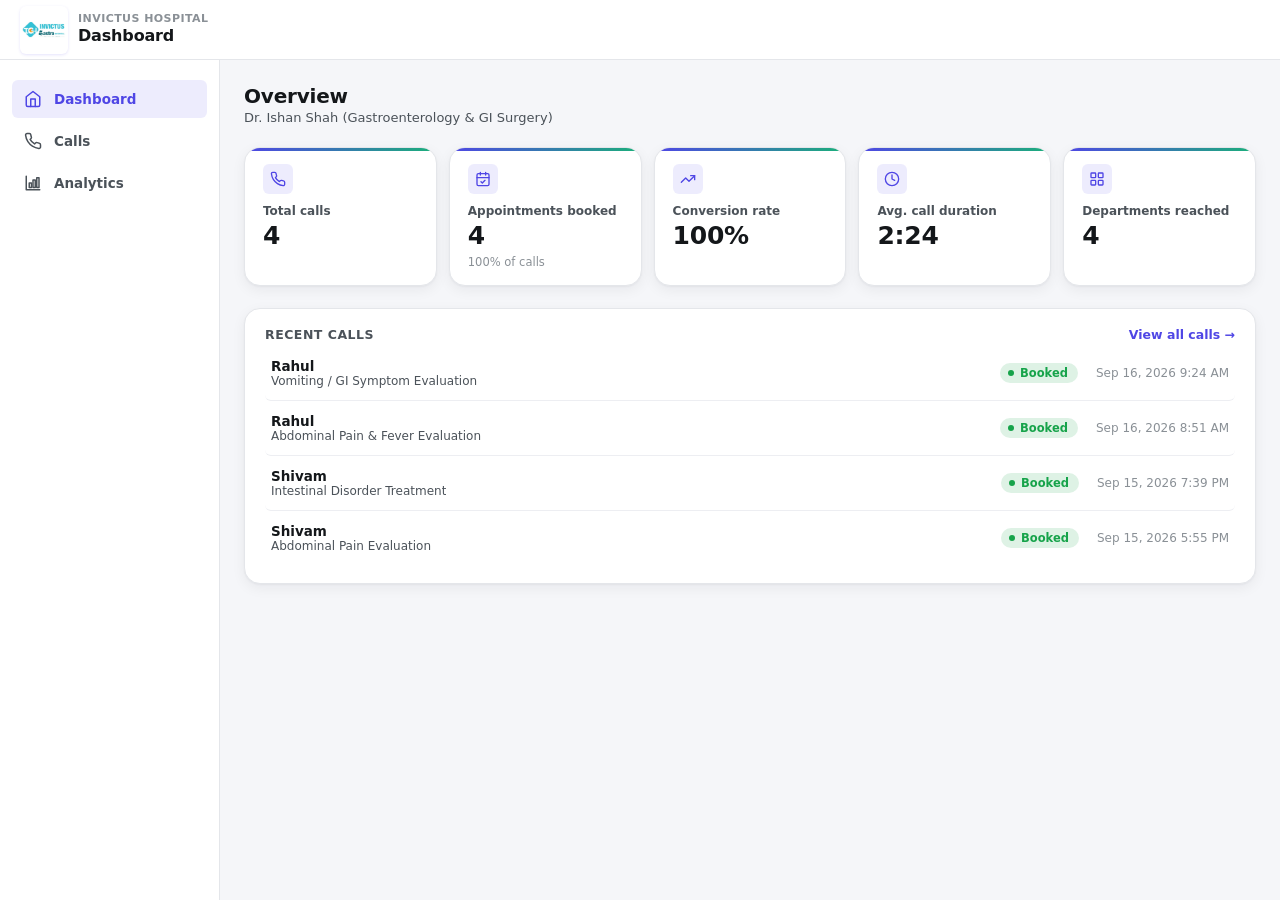
<file: dashboard/index.html>
<!doctype html>
<html lang="en">
<head>
<meta charset="UTF-8" />
<meta name="viewport" content="width=device-width, initial-scale=1.0" />
<title>Dashboard — Invictus Hospital Call Analytics</title>
<link rel="stylesheet" href="assets/app.css" />
</head>
<body data-page="dashboard" data-title="Dashboard" data-show-range="false">
<div class="app-shell">
  <div class="body-row">
    <main class="page-content" id="page-content">
      <div class="page-inner">

        <div class="page-header">
          <div>
            <h1>Overview</h1>
            <p>Dr. Ishan Shah (Gastroenterology &amp; GI Surgery)</p>
          </div>
        </div>

        <div class="kpi-row" id="kpi-row"></div>

        <div class="card">
          <div class="section-header">
            <h2 style="margin:0;">Recent calls</h2>
            <a class="view-all" href="calls.html">View all calls →</a>
          </div>
          <div class="recent-list" id="recent-list"></div>
        </div>


      </div>
    </main>
  </div>
</div>

<script src="calls_data.js"></script>
<script src="assets/dashboard-lib.js"></script>
<script src="assets/layout.js"></script>
<script>
(function () {
  const lib = window.DashboardLib;
  const data = (typeof CALLS_DATA !== "undefined") ? CALLS_DATA : [];

  lib.renderKPIs("kpi-row", data);

  const recent = lib.sortByNewest(data).slice(0, 5);
  const list = document.getElementById("recent-list");
  if (!recent.length) {
    list.innerHTML = `<div class="empty-state">${lib.ICONS.search}<div>No calls yet.</div></div>`;
  } else {
    list.innerHTML = recent.map(r => {
      const when = r.call_datetime_display || r.call_date || "—";
      const who = r.caller_name || "Not given";
      const dept = r.department || "—";
      return `
        <a class="recent-item" href="call.html?id=${encodeURIComponent(r.id)}">
          <div class="who">
            <div class="who-text">
              <div class="name">${lib.escapeHtml(who)}</div>
              <div class="meta">${lib.escapeHtml(dept)}</div>
            </div>
          </div>
          <div class="recent-right">
            ${lib.statusBadge(r)}
            <span class="when">${lib.escapeHtml(when)}</span>
          </div>
        </a>
      `;
    }).join("");
  }
})();
</script>
</body>
</html>
</file>
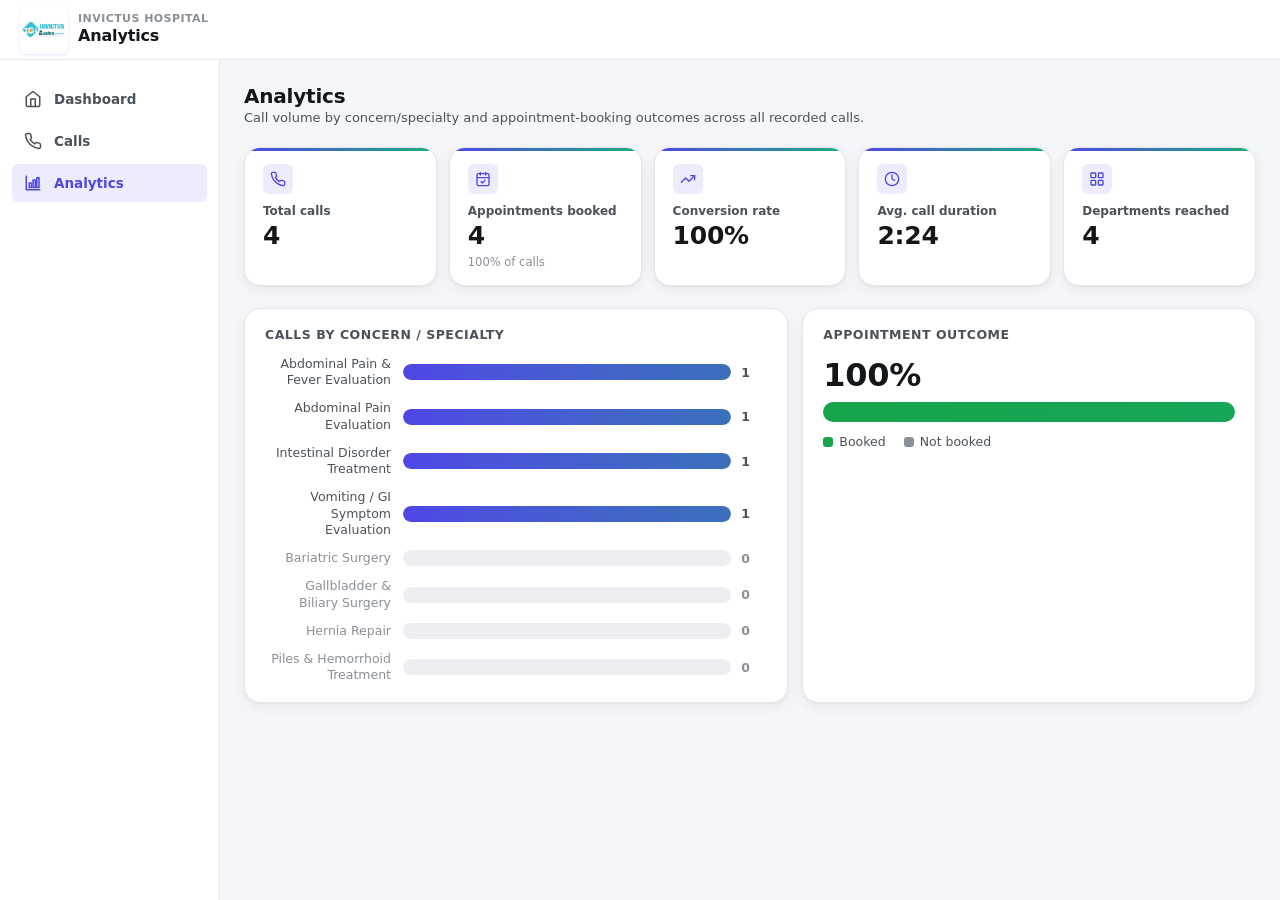
<file: dashboard/analytics.html>
<!doctype html>
<html lang="en">
<head>
<meta charset="UTF-8" />
<meta name="viewport" content="width=device-width, initial-scale=1.0" />
<title>Analytics — Invictus Hospital Call Analytics</title>
<link rel="stylesheet" href="assets/app.css" />
</head>
<body data-page="analytics" data-title="Analytics" data-show-range="false">
<div class="app-shell">
  <div class="body-row">
    <main class="page-content" id="page-content">
      <div class="page-inner">

        <div class="page-header">
          <div>
            <h1>Analytics</h1>
            <p>Call volume by concern/specialty and appointment-booking outcomes across all recorded calls.</p>
          </div>
        </div>

        <div class="kpi-row" id="kpi-row"></div>

        <div class="chart-row">
          <div class="card">
            <h2>Calls by concern / specialty</h2>
            <div id="dept-chart"></div>
          </div>
          <div class="card">
            <h2>Appointment outcome</h2>
            <div class="outcome-pct" id="outcome-pct">—</div>
            <div class="outcome-bar" id="outcome-bar"></div>
            <div class="legend">
              <span><span class="swatch" style="background:var(--status-good)"></span>Booked</span>
              <span><span class="swatch" style="background:var(--muted)"></span>Not booked</span>
            </div>
          </div>
        </div>


      </div>
    </main>
  </div>
</div>

<script src="calls_data.js"></script>
<script src="assets/dashboard-lib.js"></script>
<script src="assets/layout.js"></script>
<script>
(function () {
  const lib = window.DashboardLib;
  const data = (typeof CALLS_DATA !== "undefined") ? CALLS_DATA : [];

  lib.renderKPIs("kpi-row", data);
  lib.renderDeptChart("dept-chart", data);
  lib.renderOutcome("outcome-pct", "outcome-bar", data);
})();
</script>
</body>
</html>
</file>
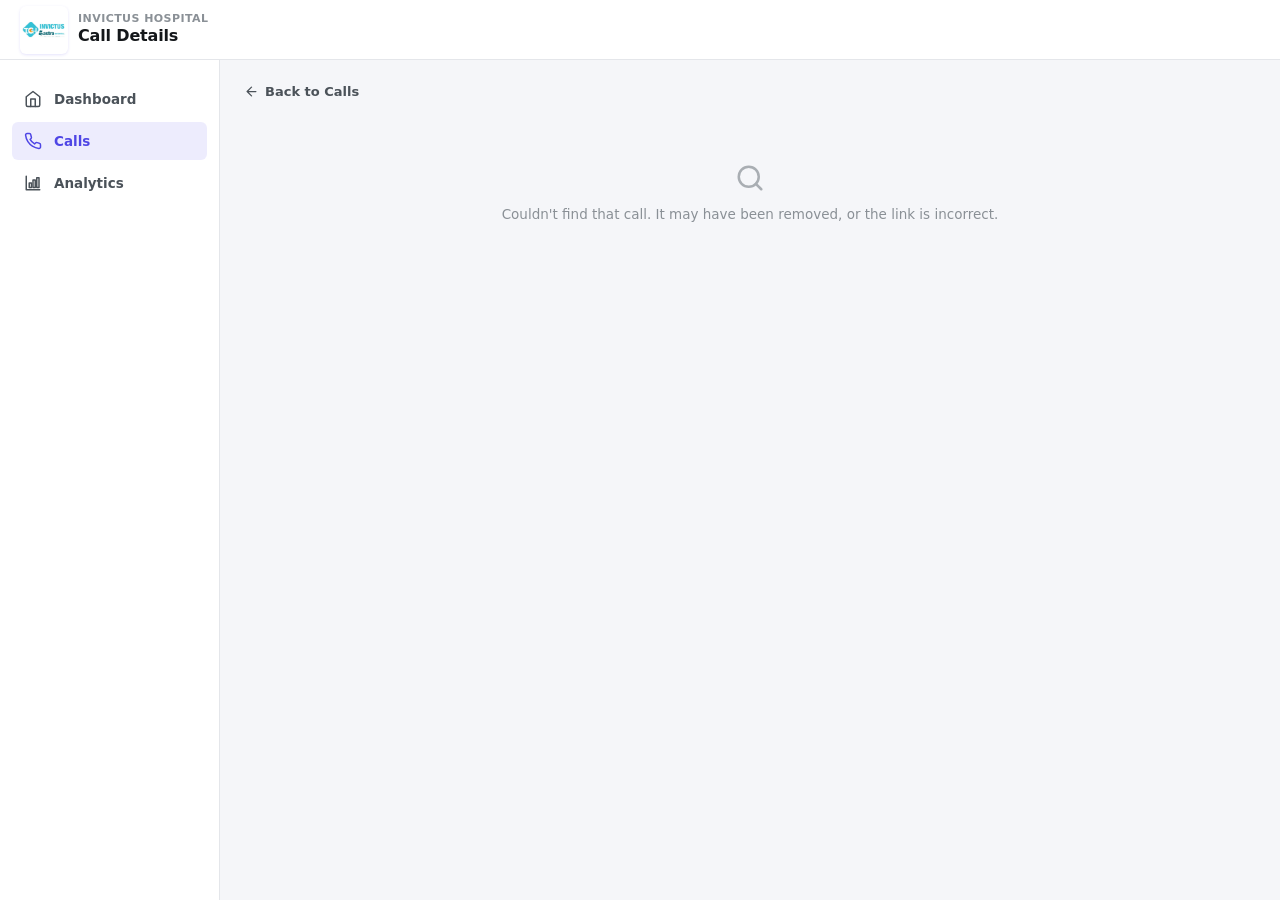
<file: dashboard/call.html>
<!doctype html>
<html lang="en">
<head>
<meta charset="UTF-8" />
<meta name="viewport" content="width=device-width, initial-scale=1.0" />
<title>Call Details — Invictus Hospital Call Analytics</title>
<link rel="stylesheet" href="assets/app.css" />
</head>
<body data-page="call" data-title="Call Details" data-show-range="false">
<div class="app-shell">
  <div class="body-row">
    <main class="page-content" id="page-content">
      <div class="page-inner">

        <a class="back-link" href="calls.html" id="back-link"></a>

        <div id="call-header" class="page-header" style="display:none;">
          <div>
            <h1 id="call-title">Call details</h1>
            <p id="call-subtitle"></p>
          </div>
          <span id="call-badge-slot"></span>
        </div>

        <div class="card" id="call-card" style="display:none;"></div>

        <div class="empty-state" id="not-found" style="display:none;">
          <span id="not-found-icon-slot"></span>
          <div>Couldn't find that call. It may have been removed, or the link is incorrect.</div>
        </div>

      </div>
    </main>
  </div>
</div>

<script src="calls_data.js"></script>
<script src="assets/dashboard-lib.js"></script>
<script src="assets/layout.js"></script>
<script>
(function () {
  const lib = window.DashboardLib;
  const data = (typeof CALLS_DATA !== "undefined") ? CALLS_DATA : [];

  document.getElementById("back-link").innerHTML = lib.ICONS.arrowLeft + "<span>Back to Calls</span>";

  const params = new URLSearchParams(window.location.search);
  const id = params.get("id");
  const record = id ? data.find(r => r.id === id) : null;

  if (!record) {
    document.getElementById("not-found-icon-slot").outerHTML = lib.ICONS.search;
    document.getElementById("not-found").style.display = "block";
    return;
  }

  document.title = (record.caller_name || "Call") + " — Call Details — Invictus Hospital Call Analytics";
  document.getElementById("call-header").style.display = "flex";
  document.getElementById("call-title").textContent = record.caller_name || "Caller not given";
  document.getElementById("call-subtitle").textContent =
    [record.call_datetime_display || record.call_date, record.department, record.phone].filter(Boolean).join(" · ");
  document.getElementById("call-badge-slot").innerHTML = lib.statusBadge(record);

  const card = document.getElementById("call-card");
  card.style.display = "block";
  card.innerHTML = lib.renderDetail(record);
  lib.wireTranscriptToggle(card);
})();
</script>
</body>
</html>
</file>
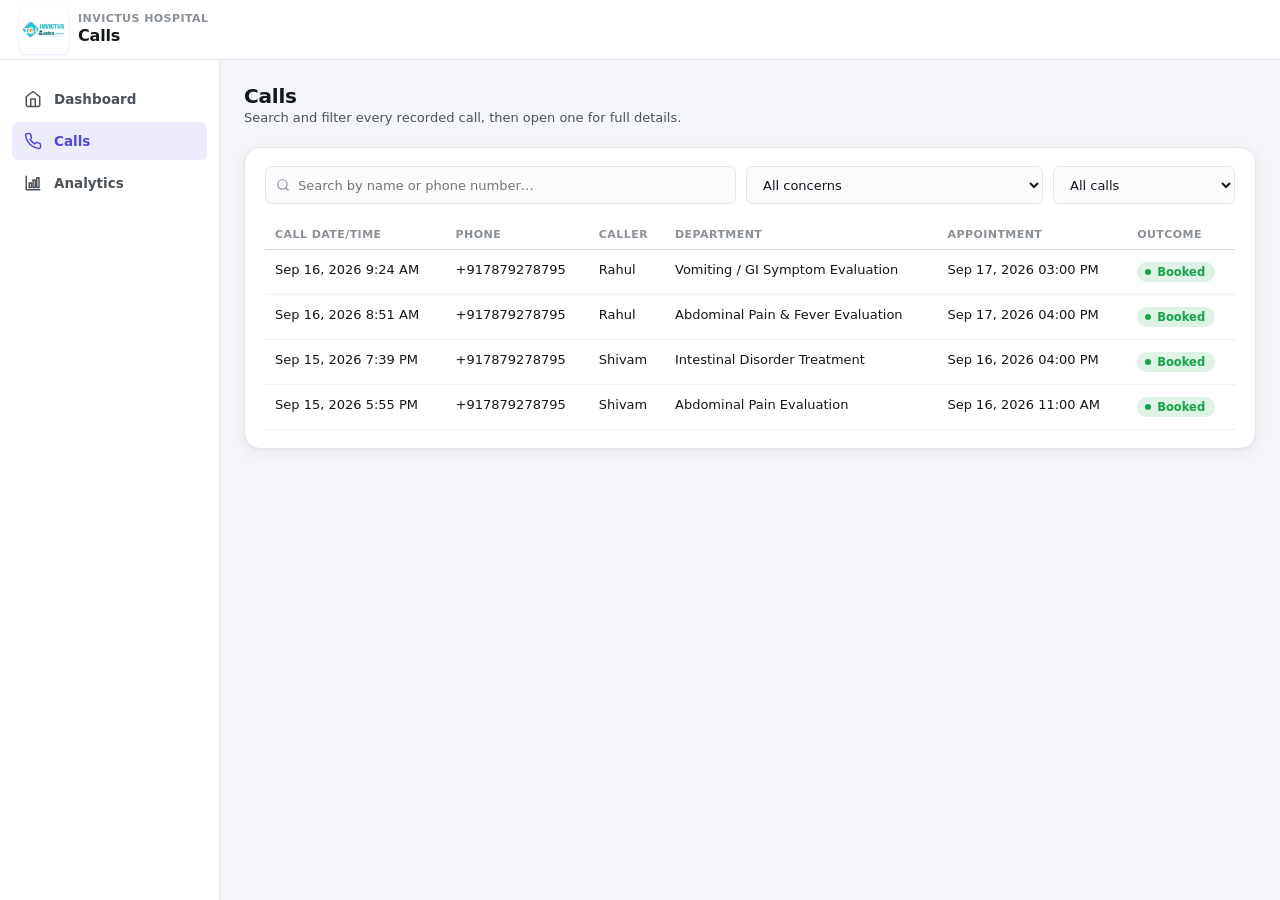
<file: dashboard/calls.html>
<!doctype html>
<html lang="en">
<head>
<meta charset="UTF-8" />
<meta name="viewport" content="width=device-width, initial-scale=1.0" />
<title>Calls — Invictus Hospital Call Analytics</title>
<link rel="stylesheet" href="assets/app.css" />
</head>
<body data-page="calls" data-title="Calls" data-show-range="false">
<div class="app-shell">
  <div class="body-row">
    <main class="page-content" id="page-content">
      <div class="page-inner">

        <div class="page-header">
          <div>
            <h1>Calls</h1>
            <p>Search and filter every recorded call, then open one for full details.</p>
          </div>
        </div>

        <div class="card">
          <div class="filters">
            <div class="field search">
              <span aria-hidden="true" id="search-icon-slot"></span>
              <input id="search" type="text" placeholder="Search by name or phone number…" aria-label="Search by name or phone number" />
            </div>
            <select id="dept-filter" aria-label="Filter by concern / specialty"><option value="">All concerns</option></select>
            <select id="appt-filter" aria-label="Filter by appointment status">
              <option value="">All calls</option>
              <option value="booked">Appointment booked</option>
              <option value="pending">No appointment</option>
            </select>
          </div>
          <div class="table-scroll">
            <table>
              <thead>
                <tr>
                  <th>Call date/time</th>
                  <th>Phone</th>
                  <th>Caller</th>
                  <th>Department</th>
                  <th>Appointment</th>
                  <th>Outcome</th>
                </tr>
              </thead>
              <tbody id="calls-tbody"></tbody>
            </table>
          </div>
          <div class="empty-state" id="empty-state" style="display:none;">
            <span id="empty-icon-slot"></span>
            <div>No calls match these filters.</div>
          </div>
        </div>


      </div>
    </main>
  </div>
</div>

<script src="calls_data.js"></script>
<script src="assets/dashboard-lib.js"></script>
<script src="assets/layout.js"></script>
<script>
(function () {
  const lib = window.DashboardLib;
  const data = (typeof CALLS_DATA !== "undefined") ? CALLS_DATA : [];

  document.getElementById("search-icon-slot").outerHTML = lib.ICONS.search;
  document.getElementById("empty-icon-slot").outerHTML = lib.ICONS.search;

  lib.populateDeptFilter("dept-filter", data);

  function detailsUrlFor(r) {
    return "call.html?id=" + encodeURIComponent(r.id);
  }

  function applyFilters() {
    const q = document.getElementById("search").value.trim().toLowerCase();
    const dept = document.getElementById("dept-filter").value;
    const appt = document.getElementById("appt-filter").value;

    let rows = data.filter(r => {
      if (q) {
        const hay = `${r.caller_name || ""} ${r.patient_name || ""} ${r.phone || ""}`.toLowerCase();
        if (!hay.includes(q)) return false;
      }
      if (dept && r.department !== dept) return false;
      if (appt === "booked" && !r.appointment_booked) return false;
      if (appt === "pending" && r.appointment_booked) return false;
      return true;
    });
    lib.renderTable("calls-tbody", "empty-state", lib.sortByNewest(rows), detailsUrlFor);
  }

  document.getElementById("search").addEventListener("input", applyFilters);
  document.getElementById("dept-filter").addEventListener("change", applyFilters);
  document.getElementById("appt-filter").addEventListener("change", applyFilters);

  applyFilters();
})();
</script>
</body>
</html>
</file>
<file: dashboard/assets/app.css>
/* Shared styles for all dashboard pages. Deliberately a single formal
   light theme — white cards on a soft neutral page, no dark-mode switch. */
:root {
  color-scheme: light;
  --page:           #f5f6f9;
  --surface-1:      #ffffff;
  --surface-2:      #fbfbfd;
  --text-primary:   #14171a;
  --text-secondary: #4b5259;
  --muted:          #8a9096;
  --gridline:       #edeef2;
  --baseline:       #d7dbde;
  --border:         #e4e6ea;

  --accent:         #4f46e5; /* indigo — AI/voice identity */
  --accent-dark:    #3f37c9;
  --accent-soft:    color-mix(in srgb, var(--accent) 10%, transparent);
  --accent-soft-2:  color-mix(in srgb, var(--accent) 6%, transparent);

  --series-1:       #4f46e5;
  --series-2:       #eb6834;
  --series-3:       #1baf7a;
  --status-good:    #16a34a;
  --status-good-soft: color-mix(in srgb, var(--status-good) 14%, transparent);
  --status-warning: #f59e0b;
  --status-critical:#dc2626;
  --status-critical-soft: color-mix(in srgb, var(--status-critical) 12%, transparent);
  --chip-bg:        #f1f2f8;

  --radius-sm: 6px;
  --radius-md: 10px;
  --radius-lg: 16px;

  --shadow-sm: 0 1px 2px rgba(16, 24, 32, 0.04);
  --shadow-md: 0 1px 2px rgba(16, 24, 32, 0.04), 0 4px 14px rgba(16, 24, 32, 0.06);
  --shadow-lg: 0 2px 4px rgba(16, 24, 32, 0.05), 0 12px 28px rgba(16, 24, 32, 0.08);
  --card-shadow: var(--shadow-md);

  --sidebar-w: 220px;
  --topbar-h: 60px;
}

* { box-sizing: border-box; }
html, body { height: 100%; }
body {
  margin: 0;
  font-family: system-ui, -apple-system, "Segoe UI", sans-serif;
  background: var(--page);
  color: var(--text-primary);
  -webkit-font-smoothing: antialiased;
}
a { color: var(--accent); }
button { font-family: inherit; }
:focus-visible { outline: 2px solid var(--accent); outline-offset: 2px; border-radius: 4px; }

/* ================= App shell (sidebar + topbar) ================= */
.app-shell { min-height: 100vh; display: flex; flex-direction: column; }

.topbar {
  height: var(--topbar-h); flex: 0 0 auto; display: flex; align-items: center; gap: 14px;
  padding: 0 20px; background: var(--surface-1); border-bottom: 1px solid var(--border);
  position: sticky; top: 0; z-index: 30;
}
.icon-btn {
  display: inline-flex; align-items: center; justify-content: center; width: 34px; height: 34px;
  border-radius: var(--radius-sm); border: 1px solid transparent; background: transparent; color: var(--text-secondary);
  cursor: pointer; transition: background 0.12s ease, color 0.12s ease; flex: 0 0 auto;
}
.icon-btn svg { width: 18px; height: 18px; }
.icon-btn:hover { background: var(--accent-soft-2); color: var(--text-primary); }
.topbar .menu-btn { display: none; }
.topbar .brand { display: flex; align-items: center; gap: 10px; min-width: 0; }
.topbar .brand-mark {
  flex: 0 0 auto; width: 48px; height: 48px; border-radius: var(--radius-sm);
  background: #fff; color: #fff; padding: 2px;
  display: flex; align-items: center; justify-content: center; overflow: hidden;
  box-shadow: 0 1px 3px color-mix(in srgb, var(--accent) 15%, transparent);
}
.topbar .brand-mark svg { width: 16px; height: 16px; }
.topbar .brand-mark img { width: 100%; height: 100%; object-fit: contain; }
.topbar .brand-text { min-width: 0; }
.topbar .brand-name { font-size: 11px; font-weight: 700; color: var(--muted); text-transform: uppercase; letter-spacing: 0.04em; line-height: 1.3; }
.topbar .page-title { font-size: 16px; font-weight: 700; letter-spacing: -0.01em; line-height: 1.3; white-space: nowrap; overflow: hidden; text-overflow: ellipsis; }
.topbar .spacer { flex: 1 1 auto; }
.range-chip {
  display: inline-flex; align-items: center; gap: 6px; background: var(--surface-2); border: 1px solid var(--border);
  border-radius: 999px; padding: 7px 14px; font-size: 12.5px; font-weight: 600; color: var(--text-secondary); white-space: nowrap;
}
.range-chip svg { width: 14px; height: 14px; color: var(--muted); flex: 0 0 auto; }

.body-row { flex: 1 1 auto; display: flex; min-height: 0; position: relative; }

.sidebar {
  position: relative;
  flex: 0 0 var(--sidebar-w); width: var(--sidebar-w); background: var(--surface-1); border-right: 1px solid var(--border);
  display: flex; flex-direction: column; padding: 16px 12px;
}
.sidebar nav { display: flex; flex-direction: column; gap: 4px; flex: 1 1 auto; margin-top: 4px; }
.sidebar .nav-link {
  display: flex; align-items: center; gap: 12px; padding: 10px 12px; border-radius: var(--radius-sm);
  color: var(--text-secondary); text-decoration: none; font-size: 13.5px; font-weight: 600;
  transition: background 0.12s ease, color 0.12s ease; white-space: nowrap; overflow: hidden;
}
.sidebar .nav-link .nav-icon { flex: 0 0 auto; width: 18px; height: 18px; display: flex; }
.sidebar .nav-link .nav-icon svg { width: 18px; height: 18px; }
.sidebar .nav-link:hover { background: var(--accent-soft-2); color: var(--text-primary); }
.sidebar .nav-link.active { background: var(--accent-soft); color: var(--accent); }

.sidebar-backdrop {
  position: fixed; inset: 0; background: rgba(20, 23, 26, 0.45); z-index: 35; opacity: 0; pointer-events: none;
  transition: opacity 0.18s ease;
}
.sidebar-backdrop.visible { opacity: 1; pointer-events: auto; }

main.page-content { flex: 1 1 auto; min-width: 0; padding: 24px 24px 64px; }
.page-inner { max-width: 1180px; margin: 0 auto; }

@media (max-width: 880px) {
  .topbar .menu-btn { display: inline-flex; }
  .sidebar {
    position: fixed; top: 0; left: 0; bottom: 0; z-index: 40; width: 240px; flex-basis: 240px;
    transform: translateX(-100%); box-shadow: var(--shadow-lg);
  }
  .sidebar.mobile-open { transform: translateX(0); }
  main.page-content { padding: 18px 16px 48px; }
}

/* ================= Page header (per-page intro line) ================= */
.page-header { display: flex; align-items: flex-end; justify-content: space-between; gap: 16px; margin-bottom: 22px; flex-wrap: wrap; }
.page-header h1 { font-size: 20px; font-weight: 700; margin: 0 0 2px; letter-spacing: -0.01em; }
.page-header p { margin: 0; color: var(--text-secondary); font-size: 13px; }

/* ================= KPI tiles ================= */
.kpi-row { display: grid; grid-template-columns: repeat(auto-fit, minmax(170px, 1fr)); gap: 12px; margin-bottom: 22px; }
.kpi-tile {
  position: relative; overflow: hidden;
  background: var(--surface-1); border: 1px solid var(--border); border-radius: var(--radius-lg);
  padding: 16px 18px; box-shadow: var(--card-shadow);
  transition: box-shadow 0.15s ease, transform 0.15s ease;
}
.kpi-tile:hover { box-shadow: var(--shadow-lg); transform: translateY(-1px); }
.kpi-tile::before {
  content: ""; position: absolute; inset: 0 0 auto 0; height: 3px;
  background: linear-gradient(90deg, var(--accent), var(--series-3));
}
.kpi-tile .icon {
  width: 30px; height: 30px; border-radius: var(--radius-sm); margin-bottom: 10px;
  background: var(--accent-soft); color: var(--accent);
  display: flex; align-items: center; justify-content: center;
}
.kpi-tile .icon svg { width: 16px; height: 16px; }
.kpi-tile .label { font-size: 12px; color: var(--text-secondary); margin-bottom: 4px; font-weight: 600; }
.kpi-tile .value { font-size: 25px; font-weight: 700; line-height: 1.15; letter-spacing: -0.01em; }
.kpi-tile .sub { font-size: 11.5px; color: var(--muted); margin-top: 4px; }

/* ================= Chart row / cards ================= */
.chart-row { display: grid; grid-template-columns: 1.2fr 1fr; gap: 14px; margin-bottom: 22px; align-items: stretch; }
@media (max-width: 820px) { .chart-row { grid-template-columns: 1fr; } }
.card {
  background: var(--surface-1); border: 1px solid var(--border); border-radius: var(--radius-lg);
  padding: 18px 20px; box-shadow: var(--card-shadow); margin-bottom: 22px;
}
.card:last-child { margin-bottom: 0; }
.chart-row .card { margin-bottom: 0; }
.card h2 {
  font-size: 12.5px; font-weight: 700; margin: 0 0 14px; color: var(--text-secondary);
  text-transform: uppercase; letter-spacing: 0.04em;
}

.bar-row { display: flex; align-items: center; gap: 10px; margin-bottom: 12px; position: relative; }
.bar-row:last-child { margin-bottom: 0; }
.bar-row .bar-label {
  width: 128px; flex: 0 0 128px; font-size: 12.5px; color: var(--text-secondary);
  text-align: right; padding-right: 2px; line-height: 1.3;
}
.bar-track { flex: 1; height: 16px; background: var(--gridline); border-radius: 999px; overflow: hidden; }
.bar-fill {
  height: 100%; border-radius: 999px; min-width: 6px;
  background: linear-gradient(90deg, var(--accent), color-mix(in srgb, var(--accent) 60%, var(--series-3)));
  transition: width 0.5s cubic-bezier(0.22, 1, 0.36, 1);
}
.bar-count { width: 26px; flex: 0 0 26px; font-size: 12.5px; color: var(--text-secondary); font-variant-numeric: tabular-nums; font-weight: 600; }

.outcome-bar { height: 20px; border-radius: 999px; overflow: hidden; display: flex; background: var(--gridline); margin-bottom: 12px; }
.outcome-seg { height: 100%; transition: width 0.5s cubic-bezier(0.22, 1, 0.36, 1); }
.outcome-seg.booked { background: linear-gradient(90deg, var(--status-good), color-mix(in srgb, var(--status-good) 70%, var(--series-3))); }
.outcome-seg.pending { background: var(--muted); opacity: 0.55; }
.legend { display: flex; gap: 18px; font-size: 12.5px; color: var(--text-secondary); flex-wrap: wrap; }
.legend .swatch { width: 10px; height: 10px; border-radius: 3px; display: inline-block; margin-right: 6px; vertical-align: middle; }
.outcome-pct { font-size: 32px; font-weight: 700; margin: 2px 0 8px; letter-spacing: -0.01em; }

/* ================= Filters ================= */
.filters { display: flex; gap: 10px; flex-wrap: wrap; margin-bottom: 16px; }
.filters .field { position: relative; }
.filters input, .filters select {
  background: var(--surface-2); border: 1px solid var(--border); color: var(--text-primary);
  border-radius: var(--radius-sm); padding: 9px 12px; font-size: 13px; font-family: inherit;
  height: 38px; transition: border-color 0.15s ease, background 0.15s ease;
}
.filters input:hover, .filters select:hover { border-color: var(--muted); }
.filters input:focus, .filters select:focus { background: var(--surface-1); border-color: var(--accent); }
.filters .field.search { flex: 1; min-width: 220px; }
.filters .field.search svg {
  position: absolute; left: 11px; top: 50%; transform: translateY(-50%);
  width: 14px; height: 14px; color: var(--muted); pointer-events: none;
}
.filters .field.search input { width: 100%; padding-left: 32px; }
.filters select { cursor: pointer; }

/* ================= Table ================= */
.table-scroll { overflow-x: auto; }
table { width: 100%; border-collapse: collapse; font-size: 13px; }
thead th {
  text-align: left; font-size: 11px; text-transform: uppercase; letter-spacing: 0.04em;
  color: var(--muted); font-weight: 700; padding: 8px 10px; border-bottom: 1px solid var(--baseline);
  white-space: nowrap;
}
tbody td { padding: 12px 10px; border-bottom: 1px solid var(--gridline); vertical-align: top; }
tbody tr.call-row { cursor: pointer; transition: background 0.12s ease; }
tbody tr.call-row:hover { background: var(--accent-soft-2); }
tbody tr.call-row:focus-visible { outline-offset: -2px; }
.phone-cell { font-variant-numeric: tabular-nums; }
.badge {
  display: inline-flex; align-items: center; gap: 6px; padding: 3px 10px 3px 8px;
  border-radius: 999px; font-size: 11.5px; font-weight: 700;
}
.badge .dot { width: 6px; height: 6px; border-radius: 50%; flex: 0 0 auto; }
.badge.booked { background: var(--status-good-soft); color: var(--status-good); }
.badge.booked .dot { background: var(--status-good); }
.badge.pending { background: var(--chip-bg); color: var(--text-secondary); }
.badge.pending .dot { background: var(--muted); }
.muted-cell { color: var(--muted); }

/* ================= Call detail content (used inline or standalone) ================= */
.detail-panel { padding: 0; }
.detail-grid { display: grid; grid-template-columns: 1fr 1fr; gap: 22px; }
@media (max-width: 700px) { .detail-grid { grid-template-columns: 1fr; } }
.detail-grid h3 { font-size: 11px; text-transform: uppercase; letter-spacing: 0.04em; color: var(--muted); margin: 0 0 8px; font-weight: 700; }
.detail-grid h3:not(:first-child) { margin-top: 16px; }
.detail-grid p { margin: 0 0 4px; color: var(--text-secondary); line-height: 1.55; }
.chips { display: flex; flex-wrap: wrap; gap: 6px; margin-bottom: 4px; }
.chip { background: var(--chip-bg); color: var(--text-secondary); font-size: 12px; font-weight: 600; padding: 4px 10px; border-radius: 999px; }
audio { width: 100%; height: 36px; margin-top: 4px; accent-color: var(--accent); }
a.transcript-link { font-size: 12.5px; color: var(--accent); text-decoration: none; font-weight: 600; }
a.transcript-link:hover { text-decoration: underline; }
button.transcript-toggle {
  display: inline-flex; align-items: center; gap: 6px;
  font-size: 12.5px; font-weight: 600; font-family: inherit; color: var(--accent); background: var(--surface-1);
  border: 1px solid var(--border); border-radius: var(--radius-sm); padding: 7px 12px; cursor: pointer;
  transition: background 0.15s ease, border-color 0.15s ease;
}
button.transcript-toggle svg { width: 12px; height: 12px; transition: transform 0.15s ease; }
button.transcript-toggle[aria-expanded="true"] svg { transform: rotate(180deg); }
button.transcript-toggle:hover { background: var(--accent-soft-2); border-color: var(--accent); }
pre.transcript-pane {
  margin: 10px 0 0; max-height: 340px; overflow-y: auto; white-space: pre-wrap; word-break: break-word;
  background: var(--surface-1); border: 1px solid var(--border); border-radius: var(--radius-sm); padding: 12px 14px;
  font-size: 12px; line-height: 1.6; color: var(--text-secondary); font-family: inherit;
}
pre.transcript-pane.is-error {
  display: flex; align-items: flex-start; gap: 8px;
  background: var(--status-critical-soft); border-color: color-mix(in srgb, var(--status-critical) 30%, var(--border));
  color: var(--status-critical); white-space: normal;
}
pre.transcript-pane.is-error svg { width: 15px; height: 15px; flex: 0 0 auto; margin-top: 1px; }

/* ================= Back link (Call Details page) ================= */
.back-link {
  display: inline-flex; align-items: center; gap: 6px; font-size: 13px; font-weight: 600;
  color: var(--text-secondary); text-decoration: none; margin-bottom: 16px;
}
.back-link svg { width: 15px; height: 15px; }
.back-link:hover { color: var(--accent); }

/* ================= Recent calls (Dashboard) ================= */
.section-header { display: flex; align-items: center; justify-content: space-between; margin-bottom: 4px; }
.section-header .view-all { font-size: 12.5px; font-weight: 600; color: var(--accent); text-decoration: none; }
.section-header .view-all:hover { text-decoration: underline; }
.recent-list { display: flex; flex-direction: column; }
.recent-item {
  display: flex; align-items: center; justify-content: space-between; gap: 14px; padding: 12px 6px;
  border-bottom: 1px solid var(--gridline); text-decoration: none; color: inherit; border-radius: var(--radius-sm);
  transition: background 0.12s ease;
}
.recent-item:last-child { border-bottom: none; }
.recent-item:hover { background: var(--accent-soft-2); }
.recent-item .who { display: flex; align-items: center; gap: 10px; min-width: 0; }
.recent-item .who-text { min-width: 0; }
.recent-item .name { font-weight: 600; font-size: 13.5px; white-space: nowrap; overflow: hidden; text-overflow: ellipsis; }
.recent-item .meta { font-size: 12px; color: var(--text-secondary); white-space: nowrap; overflow: hidden; text-overflow: ellipsis; }
.recent-item .when { font-size: 12px; color: var(--muted); white-space: nowrap; flex: 0 0 auto; margin-left: 8px; }
.recent-item .recent-right { display: flex; align-items: center; gap: 10px; flex: 0 0 auto; }

/* ================= Empty / not-found states ================= */
.empty-state { text-align: center; padding: 48px 0; color: var(--muted); font-size: 13.5px; }
.empty-state svg { width: 30px; height: 30px; margin-bottom: 10px; color: var(--muted); opacity: 0.7; }

/* ================= Footer ================= */
footer.note { margin-top: 8px; font-size: 12px; color: var(--muted); text-align: center; line-height: 1.6; }
footer.note code { background: var(--chip-bg); padding: 1px 5px; border-radius: 4px; font-size: 11.5px; }

/* ================= Responsive: table becomes a card list ================= */
@media (max-width: 700px) {
  .filters .field.search { flex-basis: 100%; }
  .table-scroll { overflow-x: visible; }
  table, tbody, tbody tr.call-row { display: block; width: 100%; }
  thead { display: none; }
  tbody tr.call-row {
    border: 1px solid var(--border); border-radius: var(--radius-md); margin-bottom: 10px;
    padding: 4px 4px; box-shadow: var(--shadow-sm);
  }
  tbody tr.call-row:hover { background: var(--surface-1); }
  tbody td {
    display: flex; justify-content: space-between; align-items: center; gap: 12px;
    padding: 9px 12px; border-bottom: 1px solid var(--gridline); text-align: right;
  }
  tbody td:last-child { border-bottom: none; }
  tbody td::before {
    content: attr(data-label); font-size: 11px; font-weight: 700; text-transform: uppercase;
    letter-spacing: 0.03em; color: var(--muted); text-align: left; flex: 0 0 auto;
  }
}
</file>
